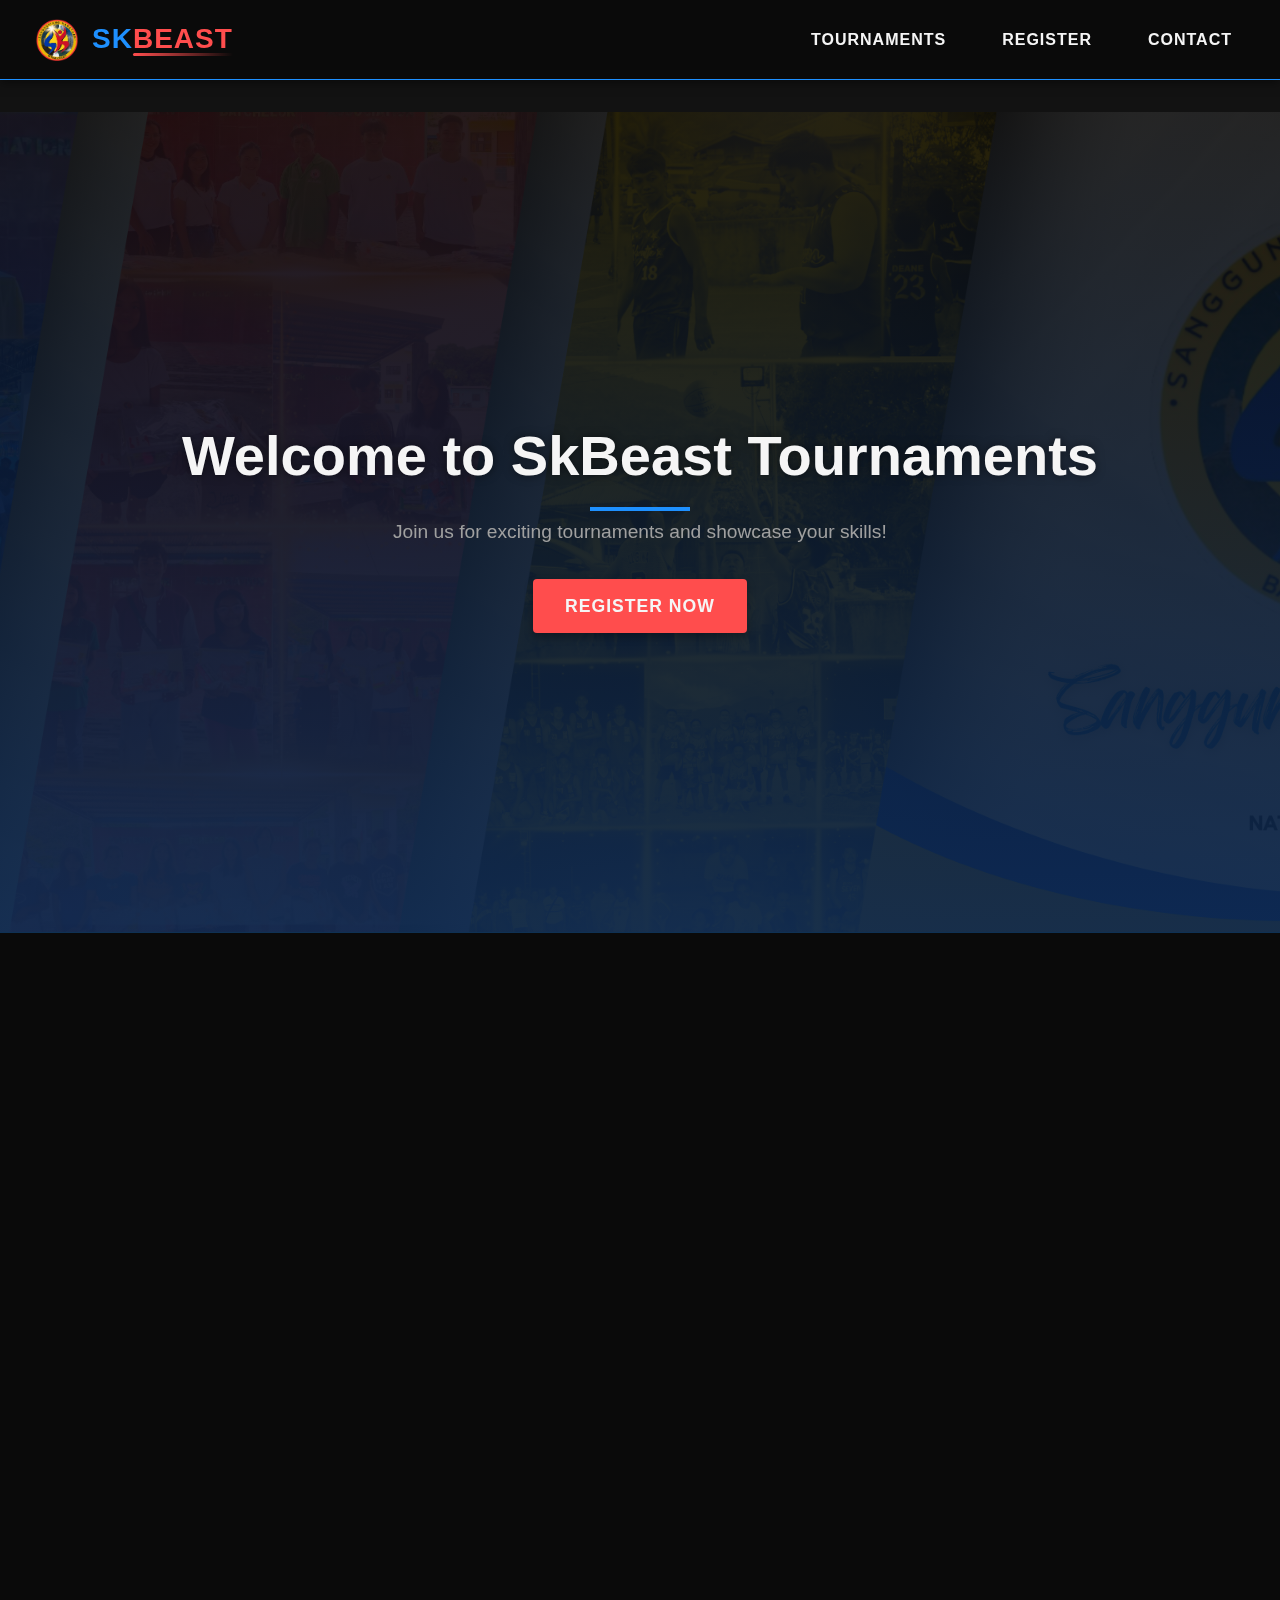
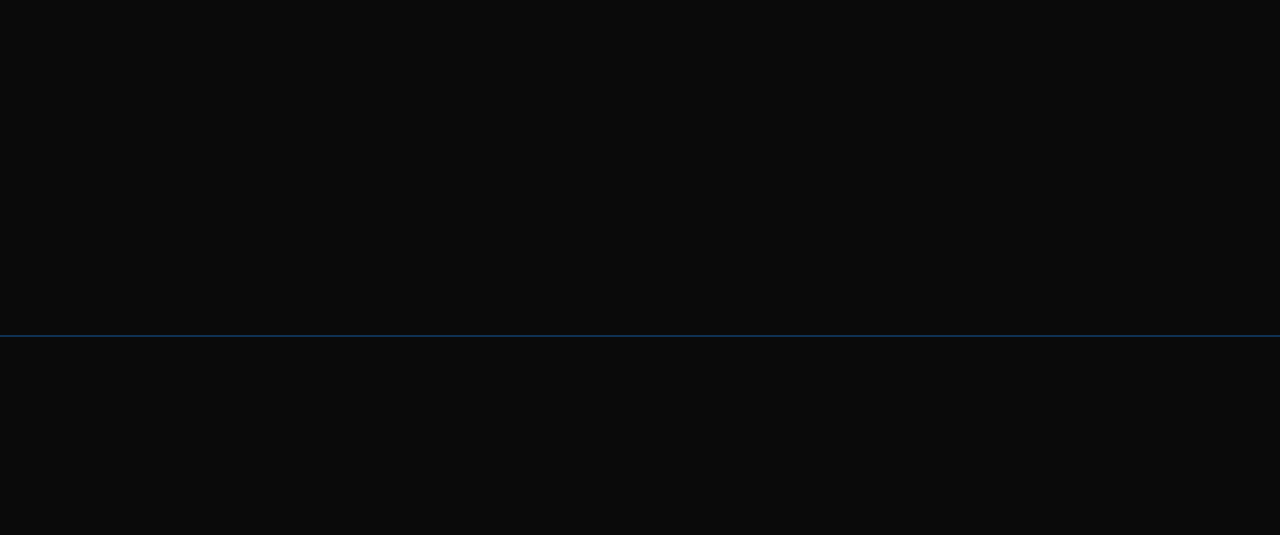
<file: index.html>
<!DOCTYPE html>
<html lang="en">
<head>
    <meta charset="UTF-8">
    <meta name="viewport" content="width=device-width, initial-scale=1.0">
    <title>SkBeast Tournaments</title>
    <link rel="stylesheet" href="css/style.css">
    <link rel="stylesheet" href="css/responsive.css">
    <link rel="icon" href="assets/images/logo.png" type="image/svg+xml">
    <!-- Boxicons CSS -->
    <link href='https://unpkg.com/boxicons@2.1.4/css/boxicons.min.css' rel='stylesheet'>
</head>
<body>
    <header>
        <div class="logo">
            <img src="assets/images/logo.png" alt="SkBeast Icon">
            <span class="logo-text">SK<span class="beast-text">Beast</span></span>
        </div>
        <div class="hamburger-menu">
            <div class="bar"></div>
            <div class="bar"></div> 
            <div class="bar"></div>
        </div>
        <nav>
            <ul>
                <li><a href="pages/tournaments.html">Tournaments</a></li>
                <li><a href="pages/registration.html">Register</a></li>
                <li><a href="pages/contact.html">Contact</a></li>
            </ul>
        </nav>
    </header>
    <main>
        <!-- Hero section with animations -->
        <section class="hero">
            <img src="assets/images/cover.png" alt="Hero Banner">
            <h1 class="fade-in">Welcome to SkBeast Tournaments</h1>
            <p class="fade-in delay-200">Join us for exciting tournaments and showcase your skills!</p>
            <a href="pages/registration.html" class="btn fade-in delay-400">Register Now</a>
        </section>

        <!-- Info section with animations -->
        <section class="info">
            <h2 class="slide-up">Upcoming Tournaments</h2>
            <p class="slide-up delay-200">Join our exciting tournaments hosted by the Sangguniang Kabataan of Batchelor East. Register now to secure your spot!</p>
            <div class="tournaments-container zoom-in delay-400">
                <!-- Tournament cards will be loaded here via JavaScript -->
                <div class="loading">Loading tournaments...</div>
            </div>
            <a href="pages/tournaments.html" class="btn pulse delay-600" style="margin-top: 2rem;">View All Tournaments</a>
        </section>
    </main>

    <!-- Add animations to footer elements -->
    <footer>
        <div class="footer-content">
            <div class="social-media slide-up">
                <a href="https://www.facebook.com/profile.php?id=61552583579594" target="_blank" class="social-icon facebook-icon" aria-label="Facebook">
                    <i class='bx bxl-facebook'></i>
                </a>
                <a href="mailto:Ebasangguninagkabataan30@gmail.com" class="social-icon email-icon" aria-label="Email">
                    <i class='bx bx-envelope'></i>
                </a>
                <a href="https://www.facebook.com/profile.php?id=61552583579594" target="_blank" class="social-icon messenger-icon" aria-label="Messenger">
                    <i class='bx bxl-messenger'></i>
                </a>
            </div>
            <p class="fade-in delay-200">&copy; 2023 Sangguniang Kabataan Batchelor East. All rights reserved.</p>
            <p class="credits fade-in delay-400">Created By: <span class="developer-name">Jade Madriaga</span></p>
        </div>
    </footer>
    <script src="js/main.js"></script>
</body>
</html>
</file>
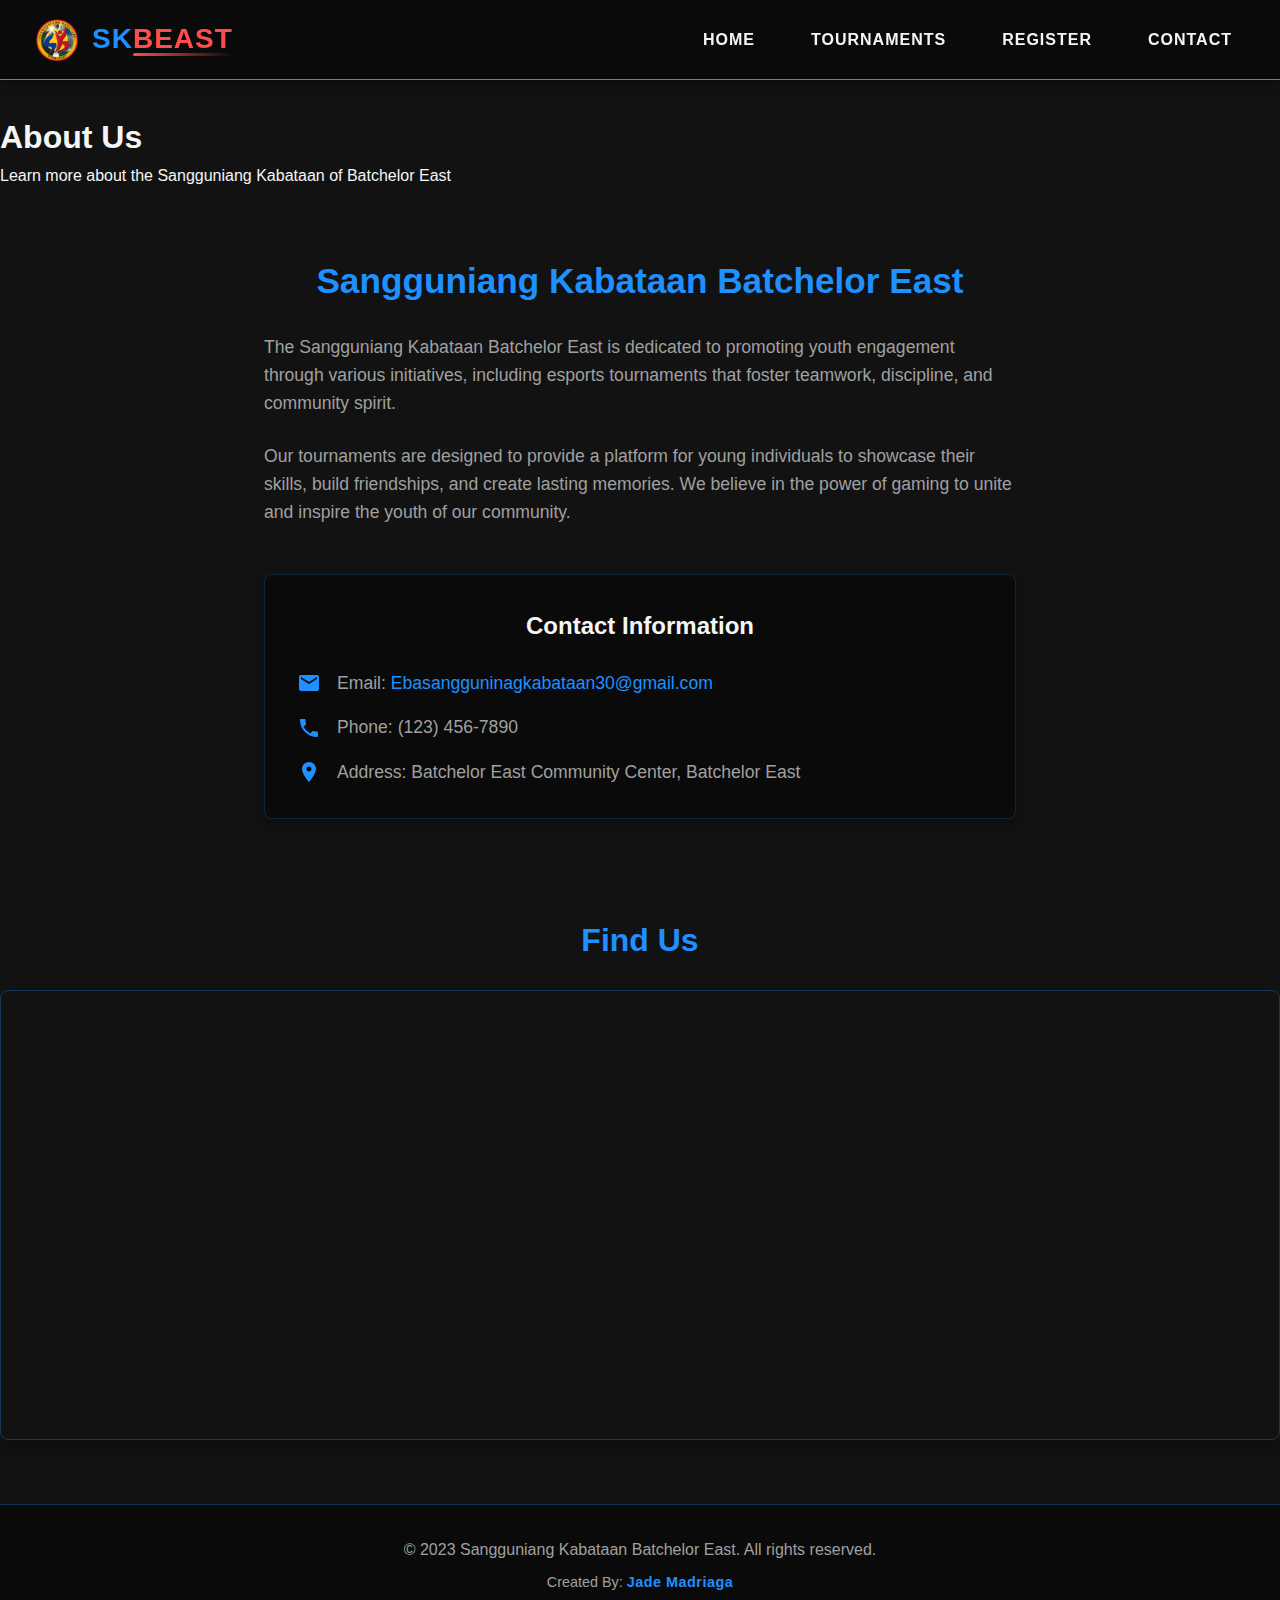
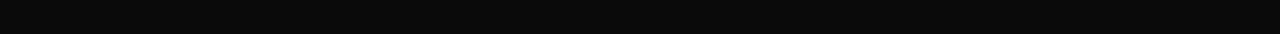
<file: pages/contact.html>
<!DOCTYPE html>
<html lang="en">
<head>
    <meta charset="UTF-8">
    <meta name="viewport" content="width=device-width, initial-scale=1.0">
    <title>About Us - SkBeast Tournaments</title>
    <link rel="stylesheet" href="../css/style.css">
    <link rel="stylesheet" href="../css/responsive.css">
    <link rel="icon" href="../assets/images/logo.png" type="image/svg+xml">
</head>
<body>
    <header>
       <div class="logo">
            <img src="../assets/images/logo.png" alt="SkBeast Icon">
            <span class="logo-text">SK<span class="beast-text">Beast</span></span>
        </div>
        <div class="hamburger-menu">
            <div class="bar"></div>
            <div class="bar"></div>
            <div class="bar"></div>
        </div>
        <nav>
            <ul>
                <li><a href="../index.html">Home</a></li>
                <li><a href="tournaments.html">Tournaments</a></li>
                <li><a href="registration.html">Register</a></li>
                <li><a href="contact.html">Contact</a></li>
            </ul>
        </nav>
    </header>
    
    <main>
        <section class="page-banner">
            <div class="government-badge">Official Sangguniang Kabataan Initiative</div>
            <h1>About Us</h1>
            <p>Learn more about the Sangguniang Kabataan of Batchelor East</p>
        </section>

        <section class="about-section">
            <div class="container">
                <div class="about-content">
                    <h2>Sangguniang Kabataan Batchelor East</h2>
                    <p>The Sangguniang Kabataan Batchelor East is dedicated to promoting youth engagement through various initiatives, including esports tournaments that foster teamwork, discipline, and community spirit.</p>
                    <p>Our tournaments are designed to provide a platform for young individuals to showcase their skills, build friendships, and create lasting memories. We believe in the power of gaming to unite and inspire the youth of our community.</p>
                    
                   
                    
                    <div class="contact-info-section">
                        <h3>Contact Information</h3>
                        <div class="contact-details">
                            <div class="contact-item">
                                <i class="icon email-icon"></i>
                                <p>Email: <a href="mailto:Ebasangguninagkabataan30@gmail.com">Ebasangguninagkabataan30@gmail.com</a></p>
                            </div>
                            <div class="contact-item">
                                <i class="icon phone-icon"></i>
                                <p>Phone: (123) 456-7890</p>
                            </div>
                            <div class="contact-item">
                                <i class="icon address-icon"></i>
                                <p>Address: Batchelor East Community Center, Batchelor East</p>
                            </div>
                        </div>
                    </div>
                </div>
            </div>
        </section>
        
        <section class="map-section">
            <div class="container">
                <h2>Find Us</h2>
                <div class="map-container">
                    <iframe src="https://www.google.com/maps/embed?pb=!1m14!1m12!1m3!1d455.5609867852005!2d120.82287982001877!3d16.05505805294819!2m3!1f0!2f0!3f0!3m2!1i1024!2i768!4f13.1!5e1!3m2!1sen!2sph!4v1748524218444!5m2!1sen!2sph" width="600" height="450" style="border:0;" allowfullscreen="" loading="lazy" referrerpolicy="no-referrer-when-downgrade"></iframe>
                </div>
            </div>
        </section>
    </main>

    <footer>
        <div class="footer-content">
            <p>&copy; 2023 Sangguniang Kabataan Batchelor East. All rights reserved.</p>
            <p class="credits">Created By: <span class="developer-name">Jade Madriaga</span></p>
        </div>
    </footer>

    <script src="../js/main.js"></script>
</body>
</html>
</file>
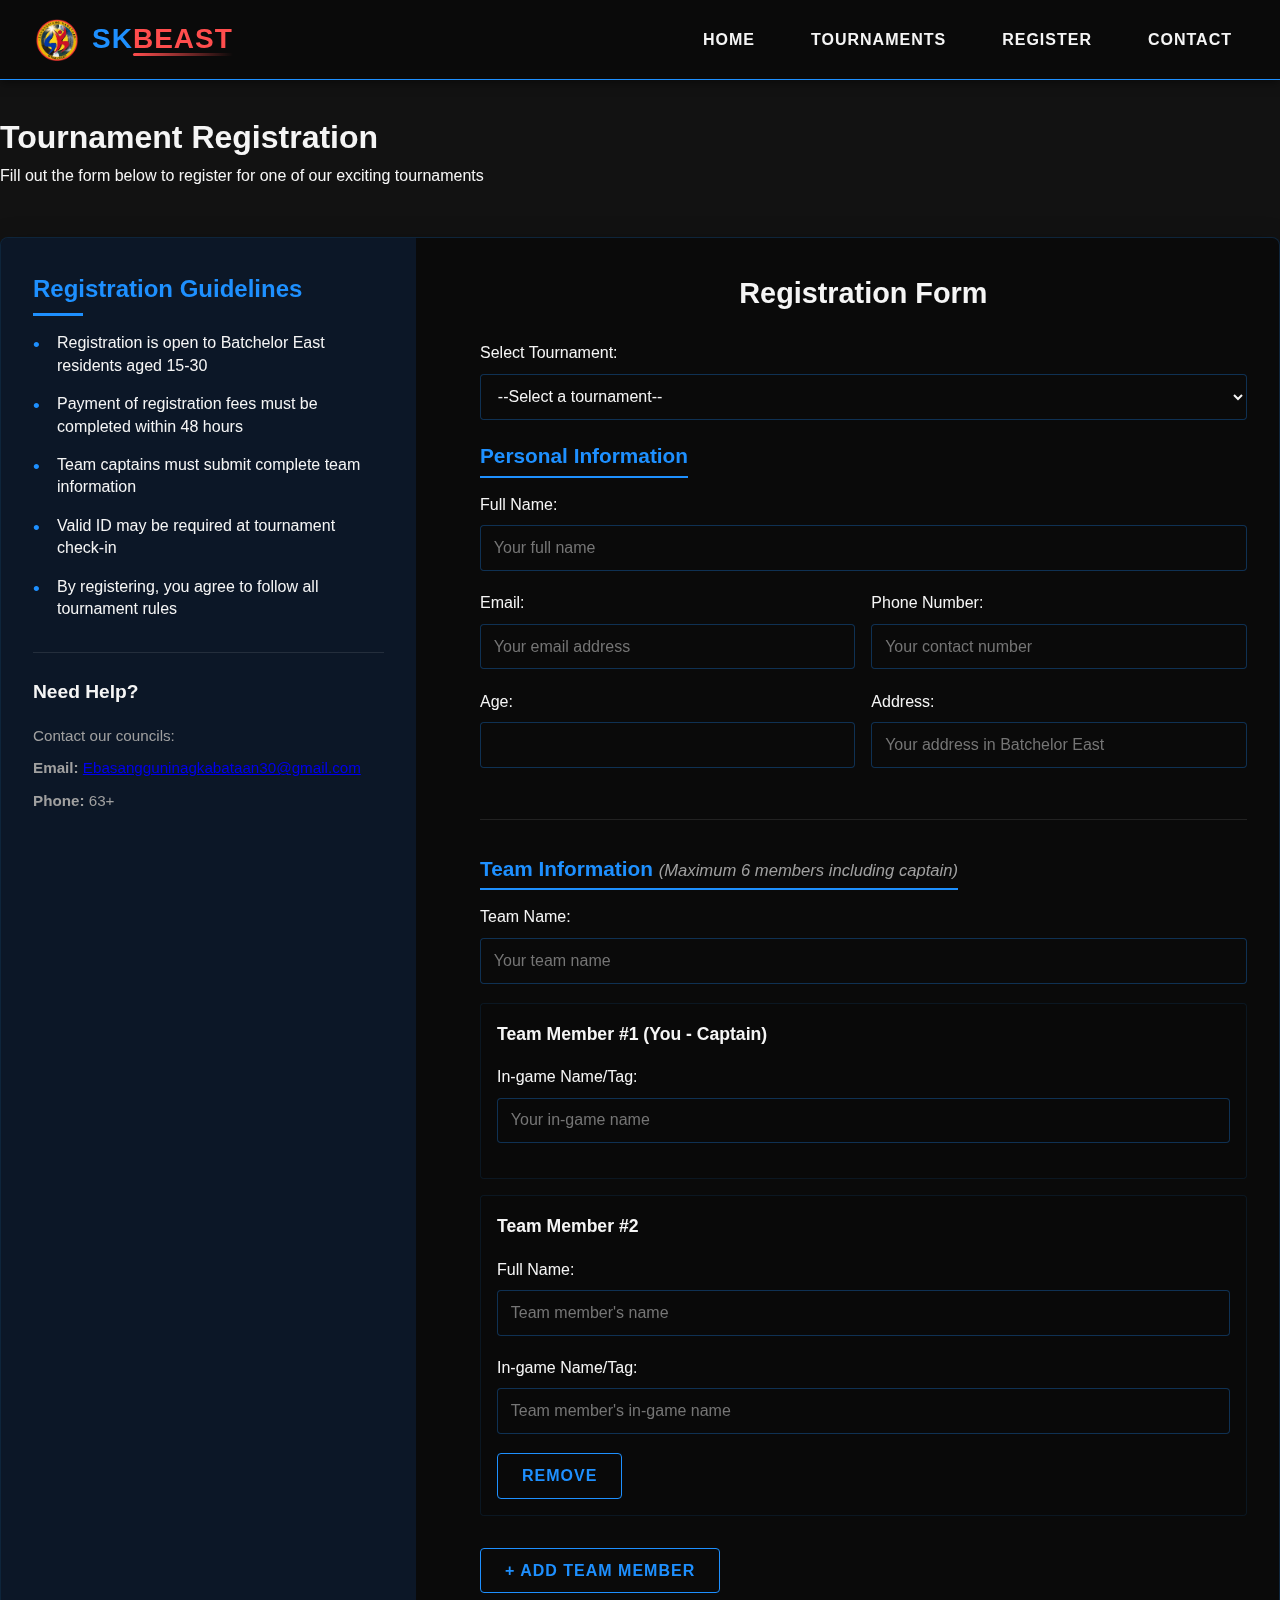
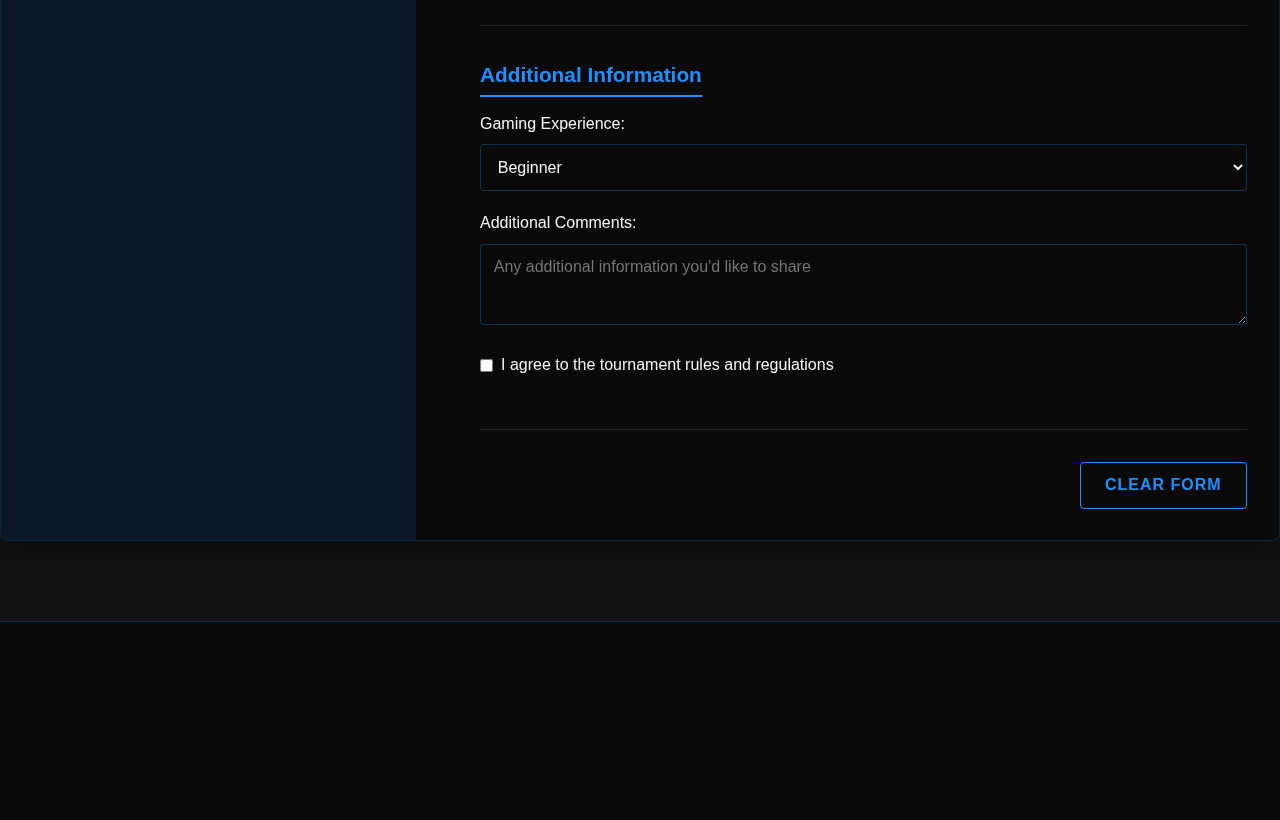
<file: pages/registration.html>
<!DOCTYPE html>
<html lang="en">
<head>
    <meta charset="UTF-8">
    <meta name="viewport" content="width=device-width, initial-scale=1.0">
    <title>Registration - SkBeast Tournaments</title>
    <link rel="stylesheet" href="../css/style.css">
    <link rel="stylesheet" href="../css/responsive.css">
    <link rel="icon" href="../assets/images/logo.png" type="image/svg+xml">
    <!-- Boxicons CSS -->
    <link href='https://unpkg.com/boxicons@2.1.4/css/boxicons.min.css' rel='stylesheet'>
</head>
<body>
    <header>
        <div class="logo">
            <img src="../assets/images/logo.png" alt="SkBeast Tournaments Logo">
            <span class="logo-text">SK<span class="beast-text">Beast</span></span>
        </div>
        <div class="hamburger-menu">
            <div class="bar"></div>
            <div class="bar"></div>
            <div class="bar"></div>
        </div>
        <nav>
            <ul>
                <li><a href="../index.html">Home</a></li>
                <li><a href="tournaments.html">Tournaments</a></li>
                <li><a href="registration.html" class="active">Register</a></li>
                <li><a href="contact.html">Contact</a></li>
            </ul>
        </nav>
    </header>
    
    <main>
        <section class="page-banner">
            <div class="government-badge">Official Sangguniang Kabataan Initiative</div>
            <h1 class="fade-in">Tournament Registration</h1>
            <p class="fade-in delay-200">Fill out the form below to register for one of our exciting tournaments</p>
        </section>

        <section class="registration-section">
            <div class="container">
                <div class="registration-container">
                    <div class="form-info slide-in-left">
                        <h2>Registration Guidelines</h2>
                        <ul>
                            <li>Registration is open to Batchelor East residents aged 15-30</li>
                            <li>Payment of registration fees must be completed within 48 hours</li>
                            <li>Team captains must submit complete team information</li>
                            <li>Valid ID may be required at tournament check-in</li>
                            <li>By registering, you agree to follow all tournament rules</li>
                        </ul>
                        <div class="contact-info">
                            <h3>Need Help?</h3>
                            <p>Contact our councils:</p>
                            <p><strong>Email:</strong> <a href="mailto:Ebasangguninagkabataan30@gmail.com">Ebasangguninagkabataan30@gmail.com</a></p>
                            <p><strong>Phone:</strong> 63+ </p>
                        </div>
                    </div>
                    
                    <div class="form-container slide-in-right">
                        <h2>Registration Form</h2>
                        <!-- Formspree notification area for status messages -->
                        <div id="form-status" class="form-status"></div>
                        
                        <form id="registration-form" action="https://formspree.io/f/xvgaejzk" method="POST">
                            <div class="form-group">
                                <label for="tournamentId">Select Tournament:</label>
                                <select id="tournamentId" name="tournament" required>
                                    <option value="">--Select a tournament--</option>
                                    <option value="Mobile Legends Championship">Mobile Legends Championship</option>
                                    <option value="Call of Duty: Mobile Showdown">Call of Duty: Mobile Showdown</option>
                                    <option value="DOTA 2 Batchelor Cup">DOTA 2 Batchelor Cup</option>
                                    <option value="FIFA 25 Youth Tournament">FIFA 25 Youth Tournament</option>
                                </select>
                            </div>
                            
                            <div class="form-section">
                                <h3>Personal Information</h3>
                                <div class="form-group">
                                    <label for="name">Full Name:</label>
                                    <input type="text" id="name" name="name" required placeholder="Your full name">
                                </div>
                                
                                <div class="form-row">
                                    <div class="form-group">
                                        <label for="email">Email:</label>
                                        <input type="email" id="email" name="email" required placeholder="Your email address">
                                    </div>
                                    
                                    <div class="form-group">
                                        <label for="phone">Phone Number:</label>
                                        <input type="tel" id="phone" name="phone" required placeholder="Your contact number">
                                    </div>
                                </div>
                                
                                <div class="form-row">
                                    <div class="form-group">
                                        <label for="age">Age:</label>
                                        <input type="number" id="age" name="age" min="15" max="30" required>
                                    </div>
                                    
                                    <div class="form-group">
                                        <label for="address">Address:</label>
                                        <input type="text" id="address" name="address" required placeholder="Your address in Batchelor East">
                                    </div>
                                </div>
                            </div>
                            
                            <div class="form-section team-section">
                                <h3>Team Information <span class="team-limit">(Maximum 6 members including captain)</span></h3>
                                <div class="form-group">
                                    <label for="teamName">Team Name:</label>
                                    <input type="text" id="teamName" name="teamName" required placeholder="Your team name">
                                </div>
                                
                                <div id="team-members-container">
                                    <div class="team-member">
                                        <h4>Team Member #1 (You - Captain)</h4>
                                        <div class="form-group">
                                            <label for="gamertag">In-game Name/Tag:</label>
                                            <input type="text" id="gamertag" name="gamertag" required placeholder="Your in-game name">
                                        </div>
                                    </div>
                                    
                                    <div class="team-member">
                                        <h4>Team Member #2</h4>
                                        <div class="form-group">
                                            <label for="member2Name">Full Name:</label>
                                            <input type="text" id="member2Name" name="member2Name" placeholder="Team member's name">
                                        </div>
                                        <div class="form-group">
                                            <label for="member2Gamertag">In-game Name/Tag:</label>
                                            <input type="text" id="member2Gamertag" name="member2Gamertag" placeholder="Team member's in-game name">
                                        </div>
                                        <button type="button" class="btn-secondary remove-member">Remove</button>
                                    </div>
                                </div>
                                
                                <button type="button" id="add-member" class="btn-secondary">+ Add Team Member</button>
                            </div>
                            
                            <div class="form-section">
                                <h3>Additional Information</h3>
                                <div class="form-group">
                                    <label for="experience">Gaming Experience:</label>
                                    <select id="experience" name="experience">
                                        <option value="beginner">Beginner</option>
                                        <option value="intermediate">Intermediate</option>
                                        <option value="advanced">Advanced</option>
                                        <option value="professional">Professional</option>
                                    </select>
                                </div>
                                
                                <div class="form-group">
                                    <label for="message">Additional Comments:</label>
                                    <textarea id="message" name="message" rows="3" placeholder="Any additional information you'd like to share"></textarea>
                                </div>
                                
                                <div class="form-group checkbox-group">
                                    <input type="checkbox" id="terms" name="terms" required>
                                    <label for="terms">I agree to the tournament rules and regulations</label>
                                </div>
                                
                                <!-- Honeypot field to prevent spam -->
                                <input type="text" name="_gotcha" style="display:none">
                            </div>
                            
                            <div class="form-actions">
                                <button type="submit" class="btn pulse">Submit Registration</button>
                                <button type="reset" class="btn-secondary">Clear Form</button>
                            </div>
                        </form>
                    </div>
                </div>
            </div>
        </section>
    </main>

    <footer>
        <div class="footer-content">
            <div class="social-media slide-up">
                <a href="https://www.facebook.com/profile.php?id=61552583579594" target="_blank" class="social-icon facebook-icon" aria-label="Facebook">
                    <i class='bx bxl-facebook'></i>
                </a>
                <a href="mailto:Ebasangguninagkabataan30@gmail.com" class="social-icon email-icon" aria-label="Email">
                    <i class='bx bx-envelope'></i>
                </a>
                <a href="https://www.facebook.com/profile.php?id=61552583579594" target="_blank" class="social-icon messenger-icon" aria-label="Messenger">
                    <i class='bx bxl-messenger'></i>
                </a>
            </div>
            <p class="fade-in">&copy; 2023 Sangguniang Kabataan Batchelor East. All rights reserved.</p>
            <p class="credits fade-in delay-200">Created By: <span class="developer-name">Jade Madriaga</span></p>
        </div>
    </footer>

    <script src="../js/main.js"></script>
    
    <!-- Registration form scripts -->
    <script>
    document.addEventListener('DOMContentLoaded', function() {
        const form = document.getElementById('registration-form');
        const formStatus = document.getElementById('form-status');
        const addMemberBtn = document.getElementById('add-member');
        const teamMembersContainer = document.getElementById('team-members-container');
        const MAX_TEAM_MEMBERS = 6; // Maximum team size including captain
        
        // Function to update team member numbers and manage the add button state
        function updateTeamMemberNumbers() {
            const teamMembers = teamMembersContainer.querySelectorAll('.team-member');
            
            teamMembers.forEach((member, index) => {
                // Skip the captain (first member)
                if (index === 0) return;
                
                // Update the heading
                const heading = member.querySelector('h4');
                if (heading) {
                    heading.textContent = `Team Member #${index + 1}`;
                }
                
                // Update input IDs and names
                const nameInput = member.querySelector('input[id*="Name"]');
                const gamertagInput = member.querySelector('input[id*="Gamertag"]');
                
                if (nameInput) {
                    nameInput.id = `member${index + 1}Name`;
                    nameInput.name = `member${index + 1}Name`;
                    const nameLabel = member.querySelector(`label[for*="Name"]`);
                    if (nameLabel) nameLabel.setAttribute('for', `member${index + 1}Name`);
                }
                
                if (gamertagInput) {
                    gamertagInput.id = `member${index + 1}Gamertag`;
                    gamertagInput.name = `member${index + 1}Gamertag`;
                    const gamertagLabel = member.querySelector(`label[for*="Gamertag"]`);
                    if (gamertagLabel) gamertagLabel.setAttribute('for', `member${index + 1}Gamertag`);
                }
            });
            
            // Enable/disable add button based on team size
            if (teamMembers.length >= MAX_TEAM_MEMBERS) {
                addMemberBtn.disabled = true;
                addMemberBtn.classList.add('disabled');
                addMemberBtn.title = "Maximum team size reached";
                
                // Show message when max team size is reached
                if (!document.getElementById('max-team-message')) {
                    const message = document.createElement('div');
                    message.id = 'max-team-message';
                    message.className = 'max-team-message';
                    message.textContent = 'Maximum team size reached (6 members including captain)';
                    addMemberBtn.parentNode.insertBefore(message, addMemberBtn.nextSibling);
                }
            } else {
                addMemberBtn.disabled = false;
                addMemberBtn.classList.remove('disabled');
                addMemberBtn.title = "Add another team member";
                
                const maxTeamMessage = document.getElementById('max-team-message');
                if (maxTeamMessage) {
                    maxTeamMessage.remove();
                }
            }
        }
        
        // Form submission handler
        if (form) {
            form.addEventListener('submit', function(event) {
                event.preventDefault();
                
                // Show sending message
                formStatus.innerHTML = '<div class="sending">Sending your registration... Please wait.</div>';
                formStatus.style.display = 'block';
                
                // Scroll to status message
                formStatus.scrollIntoView({ behavior: 'smooth', block: 'center' });
                
                // Collect form data
                const formData = new FormData(form);
                
                // Collect team members data in a more structured format
                let teamMembers = [];
                const memberElements = document.querySelectorAll('.team-member');
                
                memberElements.forEach((member, index) => {
                    if (index === 0) {
                        // First member is the captain
                        teamMembers.push({
                            role: "Captain",
                            name: formData.get('name'),
                            gamertag: formData.get('gamertag')
                        });
                    } else {
                        // Get member inputs
                        const nameInput = member.querySelector('input[id*="Name"]');
                        const gamertagInput = member.querySelector('input[id*="Gamertag"]');
                        
                        if (nameInput && gamertagInput && (nameInput.value || gamertagInput.value)) {
                            teamMembers.push({
                                role: `Member #${index}`,
                                name: nameInput.value || "Not provided",
                                gamertag: gamertagInput.value || "Not provided"
                            });
                        }
                    }
                });
                
                // Add team members data as a formatted string for better email readability
                let teamMembersText = "Team Members:\n";
                teamMembers.forEach(member => {
                    teamMembersText += `- ${member.role}: ${member.name} (${member.gamertag})\n`;
                });
                
                formData.append('teamMembersFormatted', teamMembersText);
                
                // Send to Formspree
                fetch(form.action, {
                    method: 'POST',
                    body: formData,
                    headers: {
                        'Accept': 'application/json'
                    }
                })
                .then(response => {
                    if (response.ok) {
                        return response.json();
                    }
                    throw new Error('Network response was not ok.');
                })
                .then(data => {
                    // Success message
                    formStatus.innerHTML = `
                        <div class="success">
                            <h3>Registration Successful!</h3>
                            <p>Thank you for registering. We've received your information and will contact you soon with further details.</p>
                            <p>A confirmation email has been sent to your email address.</p>
                        </div>
                    `;
                    
                    // Reset the form
                    form.reset();
                    
                    // Remove additional team members (keep the first two)
                    const teamMembers = document.querySelectorAll('.team-member');
                    for (let i = 2; i < teamMembers.length; i++) {
                        teamMembers[i].remove();
                    }
                    
                    // Update team member numbers
                    updateTeamMemberNumbers();
                })
                .catch(error => {
                    // Error message
                    formStatus.innerHTML = `
                        <div class="error">
                            <h3>Submission Error</h3>
                            <p>Sorry, there was a problem submitting your registration. Please try again or contact us directly.</p>
                            <p>Error details: ${error.message}</p>
                        </div>
                    `;
                });
            });
        }
        
        // Add team member functionality
        if (addMemberBtn && teamMembersContainer) {
            addMemberBtn.addEventListener('click', function() {
                const teamMembers = teamMembersContainer.querySelectorAll('.team-member');
                
                // Check if max team size reached
                if (teamMembers.length >= MAX_TEAM_MEMBERS) {
                    return;
                }
                
                const newIndex = teamMembers.length;
                
                const memberDiv = document.createElement('div');
                memberDiv.className = 'team-member fade-in';
                memberDiv.innerHTML = `
                    <h4>Team Member #${newIndex + 1}</h4>
                    <div class="form-group">
                        <label for="member${newIndex + 1}Name">Full Name:</label>
                        <input type="text" id="member${newIndex + 1}Name" name="member${newIndex + 1}Name" placeholder="Team member's name">
                    </div>
                    <div class="form-group">
                        <label for="member${newIndex + 1}Gamertag">In-game Name/Tag:</label>
                        <input type="text" id="member${newIndex + 1}Gamertag" name="member${newIndex + 1}Gamertag" placeholder="Team member's in-game name">
                    </div>
                    <button type="button" class="btn-secondary remove-member">Remove</button>
                `;
                
                teamMembersContainer.appendChild(memberDiv);
                
                // Add fade-in animation
                setTimeout(() => {
                    memberDiv.classList.add('animate');
                }, 10);
                
                // Add event listener to the remove button
                const removeBtn = memberDiv.querySelector('.remove-member');
                removeBtn.addEventListener('click', function() {
                    memberDiv.classList.remove('animate');
                    memberDiv.classList.add('fade-out');
                    
                    // Wait for animation to complete before removing
                    setTimeout(() => {
                        memberDiv.remove();
                        updateTeamMemberNumbers();
                    }, 300);
                });
                
                updateTeamMemberNumbers();
            });
            
            // Initialize - add remove buttons to existing members (except captain)
            const existingMembers = teamMembersContainer.querySelectorAll('.team-member');
            existingMembers.forEach((member, index) => {
                // Skip the captain
                if (index === 0) return;
                
                // Add remove button if it doesn't exist
                if (!member.querySelector('.remove-member')) {
                    const removeBtn = document.createElement('button');
                    removeBtn.type = 'button';
                    removeBtn.className = 'btn-secondary remove-member';
                    removeBtn.textContent = 'Remove';
                    
                    removeBtn.addEventListener('click', function() {
                        member.classList.add('fade-out');
                        
                        // Wait for animation to complete before removing
                        setTimeout(() => {
                            member.remove();
                            updateTeamMemberNumbers();
                        }, 300);
                    });
                    
                    member.appendChild(removeBtn);
                }
            });
            
            // Initial update
            updateTeamMemberNumbers();
        }
        
        // Load tournament options into dropdown
        const tournamentSelect = document.getElementById('tournamentId');
        if (tournamentSelect) {
            // Try to fetch from JSON first, fall back to hardcoded options
            fetch('../data/tournaments.json')
                .then(response => {
                    if (!response.ok) {
                        throw new Error('Network response was not ok');
                    }
                    return response.json();
                })
                .then(data => {
                    // Clear existing options except the first one
                    while (tournamentSelect.options.length > 1) {
                        tournamentSelect.remove(1);
                    }
                    
                    // Add tournament options from the JSON data
                    data.tournaments.forEach(tournament => {
                        // Only show tournaments with 'open' status
                        if (tournament.status === 'open') {
                            const option = document.createElement('option');
                            option.value = tournament.name;
                            option.textContent = tournament.name;
                            tournamentSelect.appendChild(option);
                        }
                    });
                    
                    // Pre-select tournament if specified in URL query params
                    const urlParams = new URLSearchParams(window.location.search);
                    const tournamentParam = urlParams.get('tournament');
                    if (tournamentParam) {
                        for (let i = 0; i < tournamentSelect.options.length; i++) {
                            if (tournamentSelect.options[i].value === tournamentParam) {
                                tournamentSelect.selectedIndex = i;
                                break;
                            }
                        }
                    }
                })
                .catch(error => {
                    console.warn('Could not load tournaments from JSON:', error);
                    // Keep the hardcoded options as fallback
                });
        }
    });
    </script>
    
    <style>
    /* Registration form styles */
    .team-limit {
        font-size: 0.8em;
        font-weight: normal;
        color: var(--gray-text);
        font-style: italic;
    }
    
    /* Team member animations */
    .team-member {
        transition: all 0.3s ease;
        opacity: 1;
        transform: translateY(0);
    }
    
    .team-member.fade-in {
        opacity: 0;
        transform: translateY(20px);
    }
    
    .team-member.fade-in.animate {
        opacity: 1;
        transform: translateY(0);
    }
    
    .team-member.fade-out {
        opacity: 0;
        transform: translateY(20px);
        max-height: 0;
        overflow: hidden;
        margin-bottom: 0;
        padding-bottom: 0;
    }
    
    .btn-secondary.disabled {
        background-color: #555;
        cursor: not-allowed;
        opacity: 0.7;
    }
    
    .max-team-message {
        color: var(--accent-color);
        font-size: 0.9rem;
        margin-top: 0.5rem;
        margin-bottom: 1rem;
        font-style: italic;
    }
    
    /* Form status messages */
    .form-status {
        margin-bottom: 20px;
        padding: 15px;
        border-radius: 4px;
        display: none;
    }
    
    .form-status .sending {
        background-color: rgba(30, 144, 255, 0.1);
        border: 1px solid var(--secondary-color);
        color: var(--light-text);
        padding: 15px;
        border-radius: 4px;
    }
    
    .form-status .success {
        background-color: rgba(46, 204, 113, 0.1);
        border: 1px solid #2ecc71;
        color: #2ecc71;
        padding: 15px;
        border-radius: 4px;
    }
    
    .form-status .error {
        background-color: rgba(231, 76, 60, 0.1);
        border: 1px solid #e74c3c;
        color: #e74c3c;
        padding: 15px;
        border-radius: 4px;
    }
    
    .form-status h3 {
        margin-top: 0;
        margin-bottom: 10px;
    }
    
    .form-status p {
        margin-bottom: 10px;
    }
    
    .form-status p:last-child {
        margin-bottom: 0;
    }
    
    /* Social Media Icons */
    .social-media {
        display: flex;
        justify-content: center;
        margin-bottom: 1.5rem;
        gap: 1.8rem;
    }
    
    .social-icon {
        display: flex;
        align-items: center;
        justify-content: center;
        width: 45px;
        height: 45px;
        border-radius: 12px;
        background: linear-gradient(145deg, #0a1020, #101c30);
        box-shadow: 5px 5px 10px rgba(0, 0, 0, 0.2),
                    -5px -5px 10px rgba(30, 50, 100, 0.05);
        position: relative;
        overflow: hidden;
        transition: all 0.4s cubic-bezier(0.175, 0.885, 0.32, 1.275);
    }
    
    .social-icon::before {
        content: '';
        position: absolute;
        top: 0;
        left: 0;
        width: 100%;
        height: 100%;
        background: linear-gradient(to bottom right, rgba(30, 144, 255, 0.2), rgba(30, 144, 255, 0));
        opacity: 0;
        transition: opacity 0.4s ease;
    }
    
    .social-icon i {
        font-size: 24px;
        color: var(--secondary-color);
        transition: all 0.4s ease;
        position: relative;
        z-index: 2;
    }
    
    .social-icon:hover {
        transform: translateY(-5px) scale(1.05);
        box-shadow: 0 10px 20px rgba(0, 0, 0, 0.3);
        border-radius: 15px;
    }
    
    .social-icon:hover::before {
        opacity: 1;
    }
    
    .social-icon:hover i {
        transform: scale(1.15);
    }
    
    .facebook-icon:hover {
        background: linear-gradient(145deg, #0d54be, #1877f2);
    }
    
    .facebook-icon:hover i {
        color: #ffffff;
        text-shadow: 0 0 10px rgba(255, 255, 255, 0.5);
    }
    
    .email-icon:hover {
        background: linear-gradient(145deg, #c5321e, #ea4335);
    }
    
    .email-icon:hover i {
        color: #ffffff;
        text-shadow: 0 0 10px rgba(255, 255, 255, 0.5);
    }
    
    .messenger-icon:hover {
        background: linear-gradient(145deg, #0091d9, #00B2FF);
    }
    
    .messenger-icon:hover i {
        color: #ffffff;
        text-shadow: 0 0 10px rgba(255, 255, 255, 0.5);
    }
    </style>
</body>
</html>
</file>
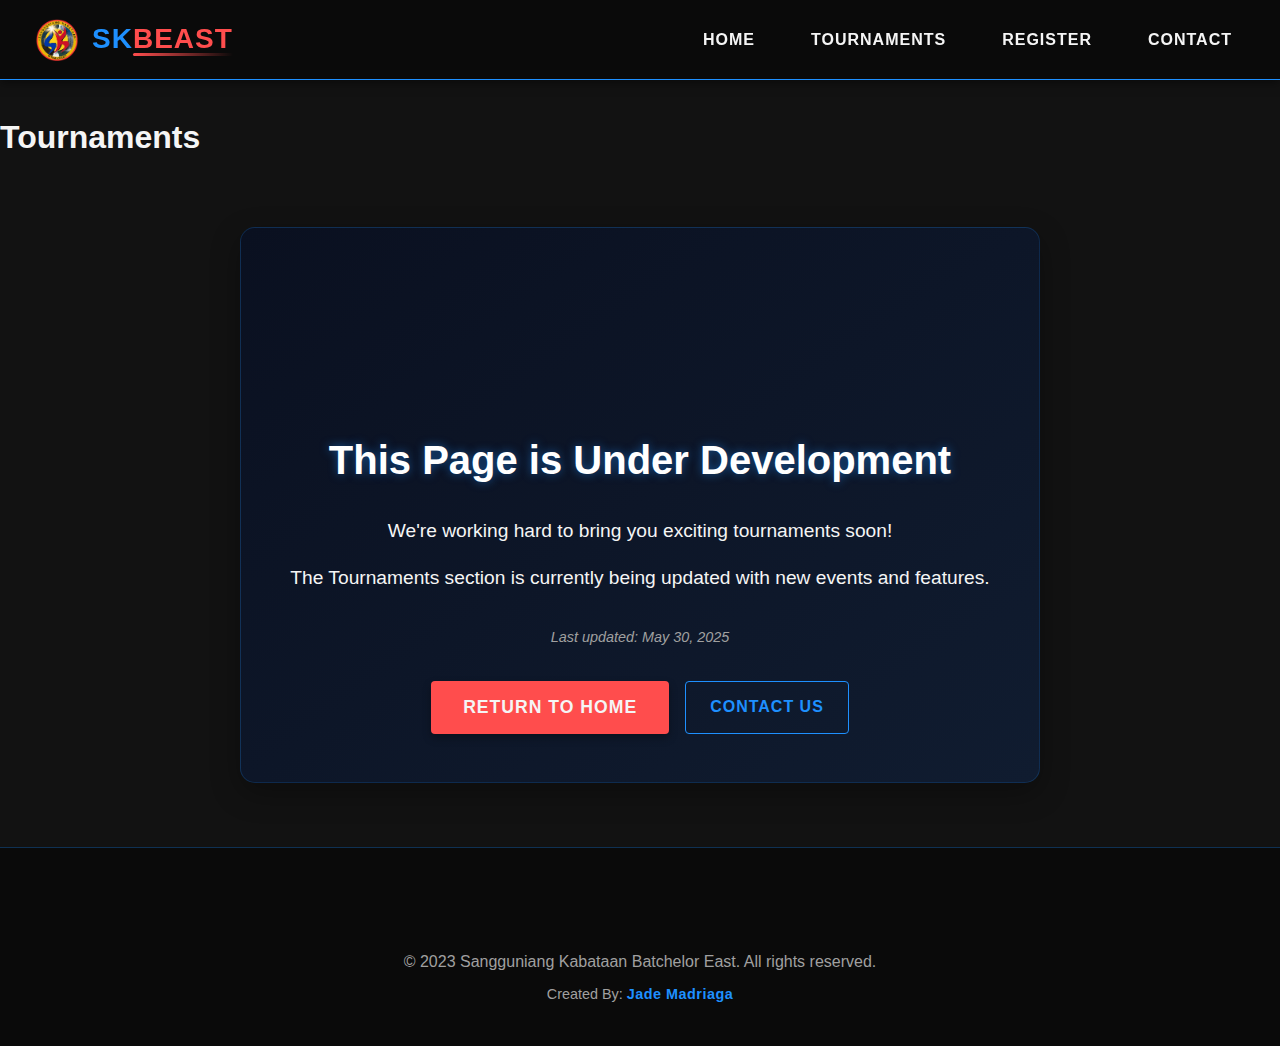
<file: pages/tournaments.html>
<!DOCTYPE html>
<html lang="en">
<head>
    <meta charset="UTF-8">
    <meta name="viewport" content="width=device-width, initial-scale=1.0">
    <title>Tournaments - SkBeast Tournaments</title>
    <link rel="stylesheet" href="../css/style.css">
    <link rel="stylesheet" href="../css/responsive.css">
    <link rel="icon" href="../assets/images/logo.png" type="image/svg+xml">
    <!-- Add Boxicons -->
    <link href='https://unpkg.com/boxicons@2.1.4/css/boxicons.min.css' rel='stylesheet'>
</head>
<body>
    <header>
        <div class="logo">
            <img src="../assets/images/logo.png" alt="SkBeast Tournaments Logo">
            <span class="logo-text">SK<span class="beast-text">Beast</span></span>
        </div>
        <div class="hamburger-menu">
            <div class="bar"></div>
            <div class="bar"></div>
            <div class="bar"></div>
        </div>
        <nav>
            <ul>
                <li><a href="../index.html">Home</a></li>
                <li><a href="tournaments.html" class="active">Tournaments</a></li>
                <li><a href="registration.html">Register</a></li>
                <li><a href="contact.html">Contact</a></li>
            </ul>
        </nav>
    </header>
    
    <main>
        <section class="page-banner">
            <div class="government-badge">Official Sangguniang Kabataan Initiative</div>
            <h1>Tournaments</h1>
        </section>

        <section class="under-development-section">
            <div class="container">
                <div class="development-notice">
                    <div class="notice-icon">
                        <i class='bx bx-construction' ></i>
                    </div>
                    <h2>This Page is Under Development</h2>
                    <p>We're working hard to bring you exciting tournaments soon!</p>
                    <p>The Tournaments section is currently being updated with new events and features.</p>
                    <p class="notice-date">Last updated: May 30, 2025</p>
                    <div class="notice-actions">
                        <a href="../index.html" class="btn">Return to Home</a>
                        <a href="contact.html" class="btn-secondary">Contact Us</a>
                    </div>
                </div>
            </div>
        </section>
    </main>

    <footer>
        <div class="footer-content">
            <div class="social-media slide-up">
                <a href="https://www.facebook.com/profile.php?id=61552583579594" target="_blank" class="social-icon facebook-icon" aria-label="Facebook">
                    <i class='bx bxl-facebook'></i>
                </a>
                <a href="mailto:Ebasangguninagkabataan30@gmail.com" class="social-icon email-icon" aria-label="Email">
                    <i class='bx bx-envelope'></i>
                </a>
                <a href="https://www.facebook.com/profile.php?id=61552583579594" target="_blank" class="social-icon messenger-icon" aria-label="Messenger">
                    <i class='bx bxl-messenger'></i>
                </a>
            </div>
            <p>&copy; 2023 Sangguniang Kabataan Batchelor East. All rights reserved.</p>
            <p class="credits">Created By: <span class="developer-name">Jade Madriaga</span></p>
        </div>
    </footer>

    <script src="../js/main.js"></script>
    
    <style>
        /* Logo styling */
        .logo {
            display: flex;
            align-items: center;
            gap: 10px;
        }
        
        .logo img {
            height: 50px;
            width: auto;
        }
        
        .logo-text {
            font-size: 28px;
            font-weight: 800;
            color: var(--secondary-color); /* Blue */
            letter-spacing: 1px;
            font-family: 'Poppins', sans-serif;
            text-transform: uppercase;
        }
        
        .beast-text {
            color: var(--accent-color); /* Red */
            font-weight: 800;
            position: relative;
        }
        
        /* Gaming-style highlight effect */
        .beast-text::after {
            content: '';
            position: absolute;
            left: 0;
            bottom: -2px;
            width: 100%;
            height: 3px;
            background: linear-gradient(90deg, var(--accent-color), transparent);
            border-radius: 2px;
        }
        
        /* Under Development Notice */
        .under-development-section {
            padding: 4rem 1rem;
        }
        
        .development-notice {
            background: linear-gradient(145deg, #0a1020, #101c30);
            border-radius: 15px;
            padding: 3rem 2rem;
            text-align: center;
            max-width: 800px;
            margin: 0 auto;
            box-shadow: 0 10px 30px rgba(0, 0, 0, 0.3);
            border: 1px solid rgba(30, 144, 255, 0.2);
            animation: pulse-glow 3s infinite alternate;
        }
        
        @keyframes pulse-glow {
            0% {
                box-shadow: 0 10px 30px rgba(0, 0, 0, 0.3);
            }
            100% {
                box-shadow: 0 10px 30px rgba(30, 144, 255, 0.3);
            }
        }
        
        .notice-icon {
            font-size: 5rem;
            color: #9c27b0;
            margin-bottom: 1.5rem;
            animation: rotate-icon 10s linear infinite;
        }
        
        @keyframes rotate-icon {
            0% {
                transform: rotate(0deg);
            }
            100% {
                transform: rotate(360deg);
            }
        }
        
        .development-notice h2 {
            font-size: 2.5rem;
            margin-bottom: 1.5rem;
            color: #fff;
            text-shadow: 0 0 10px rgba(30, 144, 255, 0.5);
        }
        
        .development-notice p {
            font-size: 1.2rem;
            margin-bottom: 1rem;
            color: var(--light-text);
        }
        
        .notice-date {
            font-size: 0.9rem !important;
            color: var(--gray-text) !important;
            margin-top: 2rem;
            font-style: italic;
        }
        
        .notice-actions {
            display: flex;
            justify-content: center;
            gap: 1rem;
            margin-top: 2rem;
        }
        
        /* Social Media Icons */
        .social-media {
            display: flex;
            justify-content: center;
            margin-bottom: 1.5rem;
            gap: 1.8rem;
        }
        
        .social-icon {
            display: flex;
            align-items: center;
            justify-content: center;
            width: 45px;
            height: 45px;
            border-radius: 12px;
            background: linear-gradient(145deg, #0a1020, #101c30);
            box-shadow: 5px 5px 10px rgba(0, 0, 0, 0.2),
                        -5px -5px 10px rgba(30, 50, 100, 0.05);
            position: relative;
            overflow: hidden;
            transition: all 0.4s cubic-bezier(0.175, 0.885, 0.32, 1.275);
        }
        
        .social-icon::before {
            content: '';
            position: absolute;
            top: 0;
            left: 0;
            width: 100%;
            height: 100%;
            background: linear-gradient(to bottom right, rgba(30, 144, 255, 0.2), rgba(30, 144, 255, 0));
            opacity: 0;
            transition: opacity 0.4s ease;
        }
        
        .social-icon i {
            font-size: 24px;
            color: var(--secondary-color);
            transition: all 0.4s ease;
            position: relative;
            z-index: 2;
        }
        
        .social-icon:hover {
            transform: translateY(-5px) scale(1.05);
            box-shadow: 0 10px 20px rgba(0, 0, 0, 0.3);
            border-radius: 15px;
        }
        
        .social-icon:hover::before {
            opacity: 1;
        }
        
        .social-icon:hover i {
            transform: scale(1.15);
        }
        
        .facebook-icon:hover {
            background: linear-gradient(145deg, #0d54be, #1877f2);
        }
        
        .facebook-icon:hover i {
            color: #ffffff;
            text-shadow: 0 0 10px rgba(255, 255, 255, 0.5);
        }
        
        .email-icon:hover {
            background: linear-gradient(145deg, #c5321e, #ea4335);
        }
        
        .email-icon:hover i {
            color: #ffffff;
            text-shadow: 0 0 10px rgba(255, 255, 255, 0.5);
        }
        
        .messenger-icon:hover {
            background: linear-gradient(145deg, #0091d9, #00B2FF);
        }
        
        .messenger-icon:hover i {
            color: #ffffff;
            text-shadow: 0 0 10px rgba(255, 255, 255, 0.5);
        }

        /* Responsive adjustments */
        @media (max-width: 768px) {
            .development-notice {
                padding: 2rem 1rem;
            }
            
            .notice-icon {
                font-size: 4rem;
            }
            
            .development-notice h2 {
                font-size: 1.8rem;
            }
            
            .development-notice p {
                font-size: 1rem;
            }
            
            .notice-actions {
                flex-direction: column;
                gap: 0.8rem;
            }
        }
    </style>
</body>
</html>
</file>
<file: css/style.css>
:root {
    --primary-color: #0f2b52;      /* Dark blue - government feel */
    --secondary-color: #1e90ff;    /* Bright blue - gaming accent */
    --accent-color: #ff4d4d;       /* Red accent for CTAs */
    --dark-bg: #121212;            /* Very dark background */
    --darker-bg: #0a0a0a;          /* Even darker background for contrast */
    --light-text: #f5f5f5;         /* Light text for readability */
    --gray-text: #a0a0a0;  
    --yellow-text: #e8b408;        /* Subdued text */
    --header-height: 80px;
}

* {
    margin: 0;
    padding: 0;
    box-sizing: border-box;
    font-family: 'Segoe UI', Tahoma, Geneva, Verdana, sans-serif;
}

body {
    background-color: var(--dark-bg);
    color: var(--light-text);
    line-height: 1.6;
}

/* Header Styles */
header {
    background-color: var(--darker-bg);
    height: var(--header-height);
    display: flex;
    justify-content: space-between;
    align-items: center;
    padding: 0 2rem;
    position: fixed;
    top: 0;
    left: 0;
    right: 0;
    z-index: 1000;
    box-shadow: 0 2px 10px rgba(0, 0, 0, 0.5);
    border-bottom: 1px solid var(--secondary-color);
}

.logo {
    display: flex;
    align-items: center;
    gap: 10px;
}

.logo img {
    height: 50px;
    width: auto;
}

/* Logo text styling update */
.logo-text {
    font-size: 28px;
    font-weight: 800;
    color: var(--secondary-color); /* Changed from light-text to blue */
    letter-spacing: 1px;
    font-family: 'Poppins', sans-serif;
    text-transform: uppercase;
}

.beast-text {
    color: var(--accent-color); /* Changed from secondary-color (blue) to accent-color (red) */
    font-weight: 800;
    position: relative;
}

/* Update the underline gradient to match the new red color */
.beast-text::after {
    content: '';
    position: absolute;
    left: 0;
    bottom: -2px;
    width: 100%;
    height: 3px;
    background: linear-gradient(90deg, var(--accent-color), transparent); /* Changed from blue to red gradient */
    border-radius: 2px;
}

nav ul {
    display: flex;
    list-style: none;
    gap: 1.5rem;
}

nav ul li a {
    color: var(--light-text);
    text-decoration: none;
    text-transform: uppercase;
    font-weight: 600;
    letter-spacing: 1px;
    padding: 0.5rem 1rem;
    border-radius: 4px;
    transition: all 0.3s ease;
}

nav ul li a:hover {
    background-color: var(--secondary-color);
    color: var(--darker-bg);
}

/* Main Content */
main {
    padding-top: calc(var(--header-height) + 2rem);
}

/* Hero Section */
.hero {
    position: relative;
    height: calc(100vh - var(--header-height));
    min-height: 500px;
    display: flex;
    flex-direction: column;
    justify-content: center;
    align-items: center;
    text-align: center;
    padding: 0 2rem;
    overflow: hidden;
}

.hero::before {
    content: "";
    position: absolute;
    top: 0;
    left: 0;
    width: 100%;
    height: 100%;
    background: linear-gradient(rgba(10, 10, 10, 0.7), rgba(15, 43, 82, 0.9));
    z-index: -1;
}

.hero img {
    position: absolute;
    top: 0;
    left: 0;
    width: 100%;
    height: 100%;
    object-fit: cover;
    z-index: -2;
    filter: brightness(0.4) saturate(1.5);
}

.hero h1 {
    font-size: 3.5rem;
    margin-bottom: 1rem;
    text-shadow: 0 0 10px rgba(0, 0, 0, 0.5);
    color: var(--light-text);
    font-weight: 800;
    position: relative;
}

.hero h1::after {
    content: "";
    position: absolute;
    bottom: -10px;
    left: 50%;
    transform: translateX(-50%);
    width: 100px;
    height: 4px;
    background: var(--secondary-color);
}

.hero p {
    font-size: 1.2rem;
    margin-bottom: 2rem;
    max-width: 600px;
    color: var(--gray-text);
}

.btn {
    display: inline-block;
    background-color: var(--accent-color);
    color: var(--light-text);
    padding: 0.8rem 2rem;
    font-size: 1.1rem;
    text-decoration: none;
    border-radius: 4px;
    text-transform: uppercase;
    font-weight: bold;
    letter-spacing: 1px;
    transition: all 0.3s ease;
    border: none;
    cursor: pointer;
    box-shadow: 0 4px 8px rgba(0, 0, 0, 0.3);
}

.btn:hover {
    background-color: #ff6666;
    transform: translateY(-2px);
    box-shadow: 0 6px 12px rgba(0, 0, 0, 0.4);
}

/* Info Section */
.info {
    background-color: var(--darker-bg);
    padding: 4rem 2rem;
    text-align: center;
    border-top: 1px solid rgba(30, 144, 255, 0.3);
    border-bottom: 1px solid rgba(30, 144, 255, 0.3);
}

.info h2 {
    font-size: 2.5rem;
    margin-bottom: 1.5rem;
    color: var(--yellow-text);
    position: relative;
    display: inline-block;
}

.info h2::after {
    content: "";
    position: absolute;
    bottom: -10px;
    left: 0;
    width: 100%;
    height: 3px;
    background: var(--secondary-color);
}

.info p {
    max-width: 800px;
    margin: 0 auto;
    font-size: 1.1rem;
    color: var(--gray-text);
}

/* Footer */
footer {
    background-color: var(--darker-bg);
    text-align: center;
    padding: 2rem;
    color: var(--gray-text);
    border-top: 1px solid rgba(30, 144, 255, 0.3);
}

.footer-content {
    max-width: 1200px;
    margin: 0 auto;
}

footer p {
    margin-bottom: 0.5rem;
}

.credits {
    font-size: 0.9rem;
    margin-top: 0.5rem;
}

.developer-name {
    color: var(--secondary-color);
    font-weight: 600;
    letter-spacing: 0.5px;
}

/* Optional: Add a small animation on hover */
.developer-name:hover {
    color: var(--accent-color);
    transition: color 0.3s ease;
}

/* Government Badge */
.government-badge {
    position: absolute;
    top: 10px;
    right: 10px;
    background-color: var(--primary-color);
    color: var(--light-text);
    padding: 0.5rem 1rem;
    font-size: 0.8rem;
    border-radius: 4px;
    box-shadow: 0 2px 5px rgba(0, 0, 0, 0.3);
    border: 1px solid var(--secondary-color);
}

/* Tournament Cards */
.tournaments-container {
    display: grid;
    grid-template-columns: repeat(auto-fill, minmax(300px, 1fr));
    gap: 2rem;
    padding: 2rem 0;
    max-width: 1200px;
    margin: 0 auto;
}

.tournament-card {
    background: linear-gradient(145deg, #141414, #0d0d0d);
    border-radius: 8px;
    overflow: hidden;
    box-shadow: 0 10px 20px rgba(0, 0, 0, 0.3);
    transition: transform 0.3s ease, box-shadow 0.3s ease;
    border: 1px solid rgba(30, 144, 255, 0.2);
    height: 100%;
    display: flex;
    flex-direction: column;
    position: relative;
}

.tournament-card:hover {
    transform: translateY(-5px);
    box-shadow: 0 15px 30px rgba(0, 0, 0, 0.4);
    border-color: var(--secondary-color);
}

.tournament-card-image {
    height: 180px;
    overflow: hidden;
    position: relative;
}

.tournament-card-image img {
    width: 100%;
    height: 100%;
    object-fit: cover;
    transition: transform 0.5s ease;
}

.tournament-card:hover .tournament-card-image img {
    transform: scale(1.05);
}

.tournament-status {
    position: absolute;
    top: 10px;
    right: 10px;
    padding: 5px 10px;
    border-radius: 4px;
    font-size: 0.7rem;
    font-weight: bold;
    text-transform: uppercase;
    z-index: 1;
}

.status-open {
    background-color: #4CAF50;
    color: white;
}

.status-coming-soon {
    background-color: #FFC107;
    color: black;
}

.status-closed {
    background-color: #F44336;
    color: white;
}

.tournament-card-content {
    padding: 1.5rem;
    flex-grow: 1;
    display: flex;
    flex-direction: column;
}

.tournament-card h3 {
    font-size: 1.4rem;
    margin-bottom: 0.5rem;
    color: var(--light-text);
}

.tournament-date {
    font-size: 0.9rem;
    color: var(--secondary-color);
    margin-bottom: 1rem;
    display: flex;
    align-items: center;
}

.tournament-date svg {
    margin-right: 5px;
    height: 16px;
    width: 16px;
}

.tournament-description {
    font-size: 0.95rem;
    color: var(--gray-text);
    margin-bottom: 1rem;
    flex-grow: 1;
}

.tournament-meta {
    display: flex;
    justify-content: space-between;
    font-size: 0.85rem;
    color: var(--gray-text);
    margin-bottom: 1rem;
    flex-wrap: wrap;
}

.tournament-meta div {
    display: flex;
    align-items: center;
    margin-right: 10px;
    margin-bottom: 5px;
}

.tournament-meta svg {
    margin-right: 5px;
    height: 14px;
    width: 14px;
}

.tournament-card .btn {
    margin-top: auto;
    width: 100%;
    text-align: center;
}

.tournament-slots {
    font-size: 0.85rem;
    color: var(--gray-text);
    margin-bottom: 1rem;
}

.slots-bar {
    height: 8px;
    background-color: rgba(255, 255, 255, 0.1);
    border-radius: 4px;
    margin-top: 5px;
    overflow: hidden;
}

.slots-progress {
    height: 100%;
    background-color: var(--secondary-color);
    border-radius: 4px;
}

.tournament-badge {
    position: absolute;
    top: 10px;
    left: 10px;
    background-color: var(--primary-color);
    color: var(--light-text);
    padding: 3px 8px;
    font-size: 0.7rem;
    border-radius: 4px;
    text-transform: uppercase;
    font-weight: bold;
    z-index: 1;
}

/* Hamburger Menu */
.hamburger-menu {
    display: none;
    flex-direction: column;
    justify-content: space-between;
    width: 30px;
    height: 21px;
    cursor: pointer;
    z-index: 1001;
}

.hamburger-menu .bar {
    height: 3px;
    width: 100%;
    background-color: var(--light-text);
    border-radius: 3px;
    transition: all 0.3s ease;
}

/* Active state for hamburger icon (transformed into X) */
.hamburger-menu.active .bar:nth-child(1) {
    transform: translateY(9px) rotate(45deg);
}

.hamburger-menu.active .bar:nth-child(2) {
    opacity: 0;
}

.hamburger-menu.active .bar:nth-child(3) {
    transform: translateY(-9px) rotate(-45deg);
}

/* Registration Form Styles */
.registration-section {
    padding: 3rem 0 5rem;
}

.registration-container {
    display: grid;
    grid-template-columns: 1fr 2fr;
    gap: 2rem;
    background-color: var(--darker-bg);
    border-radius: 8px;
    overflow: hidden;
    box-shadow: 0 10px 30px rgba(0, 0, 0, 0.3);
    border: 1px solid rgba(30, 144, 255, 0.2);
}

.form-info {
    background-color: rgba(15, 43, 82, 0.4);
    padding: 2rem;
    color: var(--light-text);
}

.form-info h2 {
    font-size: 1.5rem;
    margin-bottom: 1.5rem;
    color: var(--secondary-color);
    position: relative;
}

.form-info h2::after {
    content: "";
    position: absolute;
    bottom: -8px;
    left: 0;
    width: 50px;
    height: 3px;
    background: var(--secondary-color);
}

.form-info ul {
    list-style-type: none;
    padding: 0;
    margin-bottom: 2rem;
}

.form-info ul li {
    position: relative;
    padding-left: 1.5rem;
    margin-bottom: 1rem;
    line-height: 1.4;
}

.form-info ul li::before {
    content: "•";
    position: absolute;
    left: 0;
    color: var(--secondary-color);
    font-size: 1.2rem;
}

.contact-info {
    margin-top: 2rem;
    padding-top: 1.5rem;
    border-top: 1px solid rgba(255, 255, 255, 0.1);
}

.contact-info h3 {
    font-size: 1.2rem;
    margin-bottom: 1rem;
    color: var(--light-text);
}

.contact-info p {
    margin-bottom: 0.5rem;
    font-size: 0.95rem;
    color: var(--gray-text);
}

.form-container {
    padding: 2rem;
}

.form-container h2 {
    font-size: 1.8rem;
    margin-bottom: 1.5rem;
    color: var(--light-text);
    text-align: center;
}

.form-section {
    margin-bottom: 2rem;
    padding-bottom: 2rem;
    border-bottom: 1px solid rgba(255, 255, 255, 0.1);
}

.form-section h3 {
    font-size: 1.3rem;
    margin-bottom: 1.2rem;
    color: var(--secondary-color);
    position: relative;
    display: inline-block;
}

.form-section h3::after {
    content: "";
    position: absolute;
    bottom: -5px;
    left: 0;
    width: 100%;
    height: 2px;
    background: var(--secondary-color);
}

.form-group {
    margin-bottom: 1.2rem;
}

.form-row {
    display: grid;
    grid-template-columns: 1fr 1fr;
    gap: 1rem;
}

label {
    display: block;
    margin-bottom: 0.5rem;
    color: var(--light-text);
}

input[type="text"],
input[type="email"],
input[type="tel"],
input[type="number"],
select,
textarea {
    width: 100%;
    padding: 0.8rem;
    border: 1px solid rgba(30, 144, 255, 0.3);
    border-radius: 4px;
    background-color: rgba(10, 10, 10, 0.5);
    color: var(--light-text);
    font-size: 1rem;
    transition: all 0.3s ease;
}

input:focus,
select:focus,
textarea:focus {
    outline: none;
    border-color: var(--secondary-color);
    box-shadow: 0 0 0 2px rgba(30, 144, 255, 0.2);
}

.checkbox-group {
    display: flex;
    align-items: center;
    gap: 0.5rem;
}

.checkbox-group input {
    width: auto;
}

.checkbox-group label {
    margin-bottom: 0;
}

.form-actions {
    display: flex;
    justify-content: space-between;
    gap: 1rem;
    margin-top: 2rem;
}

.btn-secondary {
    display: inline-block;
    background-color: transparent;
    color: var(--secondary-color);
    padding: 0.8rem 1.5rem;
    font-size: 1rem;
    text-decoration: none;
    border-radius: 4px;
    text-transform: uppercase;
    font-weight: bold;
    letter-spacing: 1px;
    transition: all 0.3s ease;
    border: 1px solid var(--secondary-color);
    cursor: pointer;
}

.btn-secondary:hover {
    background-color: rgba(30, 144, 255, 0.1);
}

.team-member {
    background-color: rgba(10, 10, 10, 0.3);
    padding: 1rem;
    border-radius: 4px;
    margin-bottom: 1rem;
    border: 1px solid rgba(30, 144, 255, 0.1);
    transition: all 0.3s ease;
    opacity: 1;
    transform: translateY(0);
}

.team-member.fade-in {
    opacity: 0;
    transform: translateY(20px);
}

.team-member.fade-in.animate {
    opacity: 1;
    transform: translateY(0);
}

.team-member.fade-out {
    opacity: 0;
    transform: translateY(20px);
    max-height: 0;
    overflow: hidden;
    margin-bottom: 0;
    padding-bottom: 0;
}

.team-member h4 {
    font-size: 1.1rem;
    margin-bottom: 1rem;
    color: var(--light-text);
}

#add-member {
    margin-top: 1rem;
}

/* About page styles */
.about-section {
    padding: 4rem 0;
}

.about-content {
    max-width: 800px;
    margin: 0 auto;
    padding: 0 1.5rem;
}

.about-content h2 {
    color: var(--secondary-color);
    font-size: 2.2rem;
    margin-bottom: 1.5rem;
    text-align: center;
}

.about-content p {
    color: var(--gray-text);
    margin-bottom: 1.5rem;
    line-height: 1.6;
    font-size: 1.1rem;
}

.mission-vision {
    display: grid;
    grid-template-columns: 1fr 1fr;
    gap: 2rem;
    margin: 3rem 0;
    background-color: var(--darker-bg);
    border-radius: 8px;
    padding: 2rem;
    box-shadow: 0 5px 15px rgba(0, 0, 0, 0.2);
    border: 1px solid rgba(30, 144, 255, 0.2);
}

.mission h3, .vision h3 {
    color: var(--light-text);
    font-size: 1.5rem;
    margin-bottom: 1rem;
    position: relative;
    padding-bottom: 0.5rem;
}

.mission h3:after, .vision h3:after {
    content: '';
    position: absolute;
    bottom: 0;
    left: 0;
    width: 50px;
    height: 3px;
    background-color: var(--secondary-color);
}

.mission p, .vision p {
    color: var(--gray-text);
    margin-bottom: 0;
}

.contact-info-section {
    margin-top: 3rem;
    background-color: var(--darker-bg);
    border-radius: 8px;
    padding: 2rem;
    box-shadow: 0 5px 15px rgba(0, 0, 0, 0.2);
    border: 1px solid rgba(30, 144, 255, 0.2);
}

.contact-info-section h3 {
    color: var(--light-text);
    font-size: 1.5rem;
    margin-bottom: 1.5rem;
    text-align: center;
}

.contact-details {
    display: flex;
    flex-direction: column;
    gap: 1rem;
}

.contact-item {
    display: flex;
    align-items: center;
    gap: 1rem;
}

.contact-item p {
    margin-bottom: 0;
}

.contact-item a {
    color: var(--secondary-color);
    text-decoration: none;
    transition: color 0.3s;
}

.contact-item a:hover {
    color: var(--accent-color);
    text-decoration: underline;
}

.icon {
    width: 24px;
    height: 24px;
    background-position: center;
    background-repeat: no-repeat;
    background-size: contain;
}

.email-icon {
    background-image: url("data:image/svg+xml,%3Csvg xmlns='http://www.w3.org/2000/svg' fill='%231e90ff' viewBox='0 0 24 24'%3E%3Cpath d='M20 4H4c-1.1 0-1.99.9-1.99 2L2 18c0 1.1.9 2 2 2h16c1.1 0 2-.9 2-2V6c0-1.1-.9-2-2-2zm0 4l-8 5-8-5V6l8 5 8-5v2z'/%3E%3C/svg%3E");
}

.phone-icon {
    background-image: url("data:image/svg+xml,%3Csvg xmlns='http://www.w3.org/2000/svg' fill='%231e90ff' viewBox='0 0 24 24'%3E%3Cpath d='M6.62 10.79c1.44 2.83 3.76 5.14 6.59 6.59l2.2-2.2c.27-.27.67-.36 1.02-.24 1.12.37 2.33.57 3.57.57.55 0 1 .45 1 1V20c0 .55-.45 1-1 1-9.39 0-17-7.61-17-17 0-.55.45-1 1-1h3.5c.55 0 1 .45 1 1 0 1.25.2 2.45.57 3.57.11.35.03.74-.25 1.02l-2.2 2.2z'/%3E%3C/svg%3E");
}

.address-icon {
    background-image: url("data:image/svg+xml,%3Csvg xmlns='http://www.w3.org/2000/svg' fill='%231e90ff' viewBox='0 0 24 24'%3E%3Cpath d='M12 2C8.13 2 5 5.13 5 9c0 5.25 7 13 7 13s7-7.75 7-13c0-3.87-3.13-7-7-7zm0 9.5c-1.38 0-2.5-1.12-2.5-2.5s1.12-2.5 2.5-2.5 2.5 1.12 2.5 2.5-1.12 2.5-2.5 2.5z'/%3E%3C/svg%3E");
}

.map-section {
    padding: 2rem 0 4rem;
}

.map-section h2 {
    color: var(--secondary-color);
    font-size: 2rem;
    margin-bottom: 1.5rem;
    text-align: center;
}

.map-container {
    border-radius: 8px;
    overflow: hidden;
    box-shadow: 0 5px 15px rgba(0, 0, 0, 0.3);
    border: 1px solid rgba(30, 144, 255, 0.3);
    height: 450px;
}

.map-container iframe {
    width: 100%;
    height: 100%;
    border: 0;
}

/* Updated Social Media Icons with Boxicons */
.social-media {
    display: flex;
    justify-content: center;
    margin-bottom: 1.5rem;
    gap: 1.8rem;
}

.social-icon {
    display: flex;
    align-items: center;
    justify-content: center;
    width: 45px;
    height: 45px;
    border-radius: 12px;
    background: linear-gradient(145deg, #0a1020, #101c30);
    box-shadow: 5px 5px 10px rgba(0, 0, 0, 0.2),
                -5px -5px 10px rgba(30, 50, 100, 0.05);
    position: relative;
    overflow: hidden;
    transition: all 0.4s cubic-bezier(0.175, 0.885, 0.32, 1.275);
}

.social-icon::before {
    content: '';
    position: absolute;
    top: 0;
    left: 0;
    width: 100%;
    height: 100%;
    background: linear-gradient(to bottom right, rgba(30, 144, 255, 0.2), rgba(30, 144, 255, 0));
    opacity: 0;
    transition: opacity 0.4s ease;
}

.social-icon i {
    font-size: 24px;
    color: var(--secondary-color);
    transition: all 0.4s ease;
    position: relative;
    z-index: 2;
}

.social-icon:hover {
    transform: translateY(-5px) scale(1.05);
    box-shadow: 0 10px 20px rgba(0, 0, 0, 0.3);
    border-radius: 15px;
}

.social-icon:hover::before {
    opacity: 1;
}

.social-icon:hover i {
    transform: scale(1.15);
}

/* Platform-specific styling */
.facebook-icon:hover {
    background: linear-gradient(145deg, #0d54be, #1877f2);
}

.facebook-icon:hover i {
    color: #ffffff;
    text-shadow: 0 0 10px rgba(255, 255, 255, 0.5);
}

.email-icon:hover {
    background: linear-gradient(145deg, #c5321e, #ea4335);
}

.email-icon:hover i {
    color: #ffffff;
    text-shadow: 0 0 10px rgba(255, 255, 255, 0.5);
}

.messenger-icon:hover {
    background: linear-gradient(145deg, #0091d9, #00B2FF);
}

.messenger-icon:hover i {
    color: #ffffff;
    text-shadow: 0 0 10px rgba(255, 255, 255, 0.5);
}

/* Active state for touch devices */
.social-icon:active {
    transform: translateY(0) scale(0.95);
    box-shadow: inset 3px 3px 5px rgba(0, 0, 0, 0.2),
                inset -3px -3px 5px rgba(30, 50, 100, 0.05);
}

/* Scroll Animation Styles */
.fade-in, .slide-up, .slide-in-left, .slide-in-right, .zoom-in, .pulse {
    opacity: 0;
    transition: all 0.8s ease-out;
    will-change: opacity, transform;
}

/* Animation when element becomes visible */
.fade-in.animate {
    opacity: 1;
}

.slide-up {
    transform: translateY(50px);
}

.slide-up.animate {
    opacity: 1;
    transform: translateY(0);
}

.slide-in-left {
    transform: translateX(-100px);
}

.slide-in-left.animate {
    opacity: 1;
    transform: translateX(0);
}

.slide-in-right {
    transform: translateX(100px);
}

.slide-in-right.animate {
    opacity: 1;
    transform: translateX(0);
}

.zoom-in {
    transform: scale(0.8);
}

.zoom-in.animate {
    opacity: 1;
    transform: scale(1);
}

.pulse.animate {
    opacity: 1;
    animation: pulse-animation 1.5s ease-out;
}

@keyframes pulse-animation {
    0% {
        opacity: 0;
        transform: scale(0.9);
    }
    50% {
        opacity: 1;
        transform: scale(1.05);
    }
    100% {
        transform: scale(1);
    }
}

/* Add delay variations */
.delay-200 { transition-delay: 0.2s; }
.delay-400 { transition-delay: 0.4s; }
.delay-600 { transition-delay: 0.6s; }
.delay-800 { transition-delay: 0.8s; }

/* Responsive form styles will be in the responsive.css file */

/* Responsive styles for About page */
@media (max-width: 768px) {
    .mission-vision {
        grid-template-columns: 1fr;
        gap: 2rem;
    }
    
    .mission, .vision {
        padding-bottom: 1rem;
    }
    
    .mission:not(:last-child) {
        border-bottom: 1px solid rgba(255, 255, 255, 0.1);
    }
    
    .map-container {
        height: 300px;
    }
}

/* File upload styling */
.file-upload-container {
    position: relative;
    width: 100%;
    margin-bottom: 10px;
}

.file-upload-input {
    position: absolute;
    left: 0;
    top: 0;
    opacity: 0;
    width: 100%;
    height: 100%;
    cursor: pointer;
    z-index: 2;
}

.file-upload-label {
    display: flex;
    align-items: center;
    background: linear-gradient(145deg, #0a1020, #101c30);
    border: 1px solid rgba(30, 144, 255, 0.3);
    padding: 10px 15px;
    border-radius: 4px;
    cursor: pointer;
    transition: all 0.3s ease;
    font-size: 0.9rem;
    width: 100%;
}

.file-upload-label i {
    font-size: 1.2rem;
    margin-right: 8px;
    color: var(--secondary-color);
}

.file-upload-label:hover {
    background: rgba(30, 144, 255, 0.1);
    border-color: var(--secondary-color);
}

.file-upload-input:focus + .file-upload-label {
    box-shadow: 0 0 0 2px rgba(30, 144, 255, 0.3);
}

.file-help-text {
    font-size: 0.8rem;
    color: var(--gray-text);
    margin-top: 5px;
}

.optional-text {
    font-size: 0.8em;
    font-weight: normal;
    color: var(--gray-text);
    font-style: italic;
}

.file-preview {
    margin-top: 10px;
    text-align: center;
    min-height: 20px;
}

.file-preview img {
    max-width: 150px;
    max-height: 150px;
    border-radius: 4px;
    border: 1px solid rgba(30, 144, 255, 0.3);
    background-color: rgba(0, 0, 0, 0.2);
    padding: 5px;
}

.preview-error {
    color: var(--accent-color);
    font-size: 0.9rem;
    padding: 5px;
}
</file>
<file: css/responsive.css>
/* Mobile First Approach */

/* Base styles for mobile */
@media (max-width: 768px) {
    header {
        flex-direction: column;
        height: auto;
        padding: 1rem;
    }
    
    .logo {
        margin-bottom: 1rem;
    }
    
    nav ul {
        flex-direction: column;
        gap: 0.5rem;
        align-items: center;
    }
    
    nav ul li {
        width: 100%;
        text-align: center;
    }
    
    nav ul li a {
        display: block;
        padding: 0.8rem;
    }
    
    main {
        padding-top: 150px;
    }
    
    .hero {
        height: auto;
        padding: 3rem 1rem;
    }
    
    .hero h1 {
        font-size: 2rem;
    }
    
    .hero p {
        font-size: 1rem;
    }
    
    .btn {
        padding: 0.7rem 1.5rem;
        font-size: 1rem;
    }
    
    .info {
        padding: 2rem 1rem;
    }
    
    .info h2 {
        font-size: 1.8rem;
    }
}

/* Tablet */
@media (min-width: 769px) and (max-width: 1024px) {
    header {
        padding: 0 1.5rem;
    }
    
    nav ul {
        gap: 1rem;
    }
    
    .hero h1 {
        font-size: 2.8rem;
    }
}

/* Large Desktop */
@media (min-width: 1400px) {
    .hero h1 {
        font-size: 4rem;
    }
    
    .hero p {
        font-size: 1.4rem;
    }
    
    .info {
        padding: 6rem 2rem;
    }
    
    .info h2 {
        font-size: 3rem;
    }
    
    .info p {
        font-size: 1.3rem;
    }
}

/* For extremely small screens */
@media (max-width: 375px) {
    .hero h1 {
        font-size: 1.8rem;
    }
    
    .btn {
        padding: 0.6rem 1.2rem;
        font-size: 0.9rem;
    }
}

/* Mobile First Approach */

/* Base styles for mobile */
@media (max-width: 768px) {
    .hamburger-menu {
        display: flex;
    }
    
    header {
        flex-direction: row;
        justify-content: space-between;
        height: var(--header-height);
        padding: 0 1.5rem;
    }
    
    .logo {
        margin-bottom: 0;
    }
    
    nav {
        position: fixed;
        top: 0;
        right: -100%;
        width: 70%;
        max-width: 300px;
        height: 100vh;
        background-color: var(--darker-bg);
        box-shadow: -5px 0 15px rgba(0, 0, 0, 0.3);
        transition: right 0.3s ease;
        z-index: 1000;
        padding-top: var(--header-height);
        overflow-y: auto;
    }
    
    nav.active {
        right: 0;
    }
    
    nav ul {
        flex-direction: column;
        gap: 0;
        padding: 1rem;
    }
    
    nav ul li {
        width: 100%;
        margin-bottom: 0.5rem;
    }
    
    nav ul li a {
        display: block;
        padding: 1rem;
        text-align: left;
        border-left: 3px solid transparent;
        border-radius: 0;
    }
    
    nav ul li a:hover,
    nav ul li a.active {
        background-color: rgba(30, 144, 255, 0.1);
        border-left: 3px solid var(--secondary-color);
    }
    
    /* Overlay when menu is open */
    .nav-overlay {
        position: fixed;
        top: 0;
        left: 0;
        width: 100%;
        height: 100%;
        background-color: rgba(0, 0, 0, 0.5);
        z-index: 999;
        opacity: 0;
        visibility: hidden;
        transition: opacity 0.3s ease;
    }
    
    .nav-overlay.active {
        opacity: 1;
        visibility: visible;
    }
}

/* Mobile and responsive styles for registration form */

@media (max-width: 992px) {
    .registration-container {
        grid-template-columns: 1fr;
    }
    
    .form-info {
        padding: 1.5rem;
    }
    
    .form-container {
        padding: 1.5rem;
    }
}

@media (max-width: 768px) {
    .form-row {
        grid-template-columns: 1fr;
        gap: 0;
    }
    
    .form-actions {
        flex-direction: column;
    }
    
    .form-actions button {
        width: 100%;
        margin-bottom: 0.5rem;
    }
    
    .registration-section {
        padding: 2rem 0 3rem;
    }
}

@media (max-width: 480px) {
    .form-section h3 {
        font-size: 1.2rem;
    }
    
    input[type="text"],
    input[type="email"],
    input[type="tel"],
    input[type="number"],
    select,
    textarea {
        padding: 0.7rem;
    }
    
    .team-member {
        padding: 0.8rem;
    }
}

/* Responsive logo adjustments */
@media (max-width: 768px) {
    .logo img {
        height: 40px;
    }
    
    .logo-text {
        font-size: 22px;
    }
}

@media (max-width: 480px) {
    .logo img {
        height: 35px;
    }
    
    .logo-text {
        font-size: 20px;
    }
}
</file>
